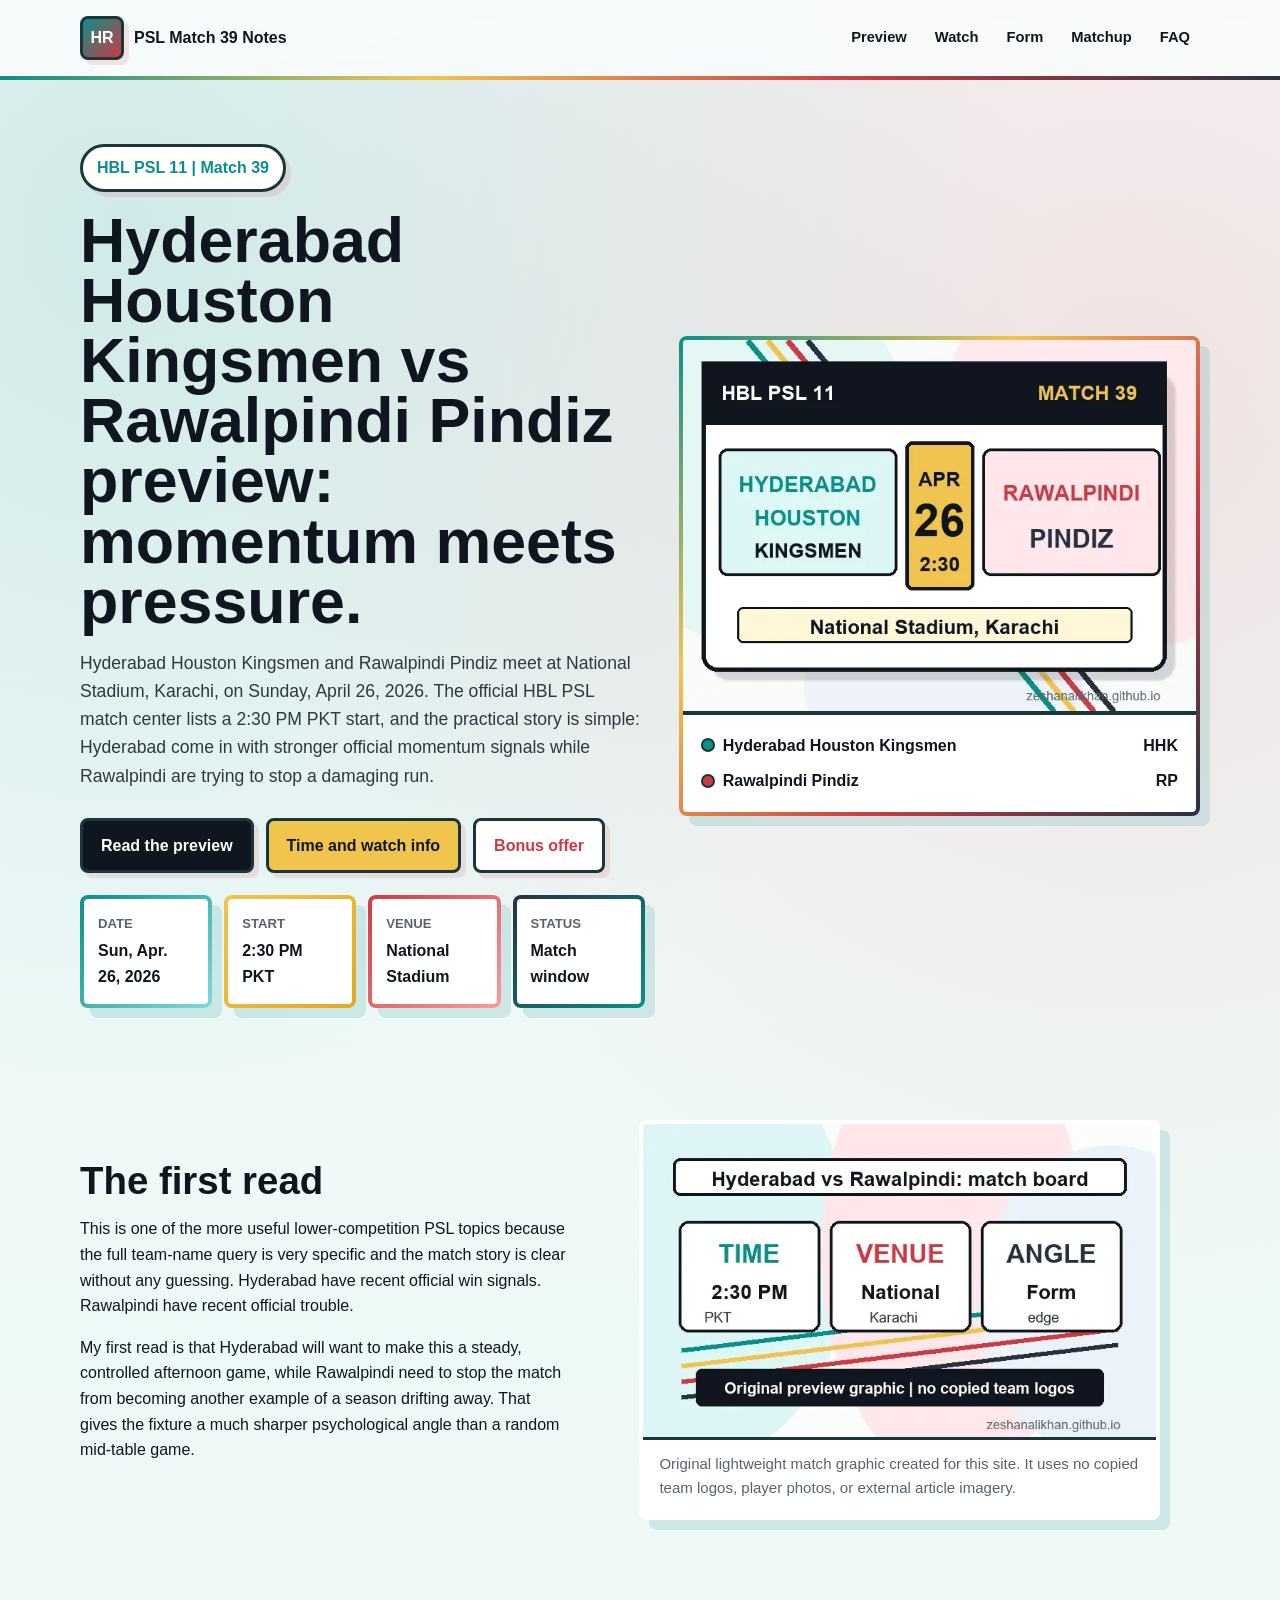
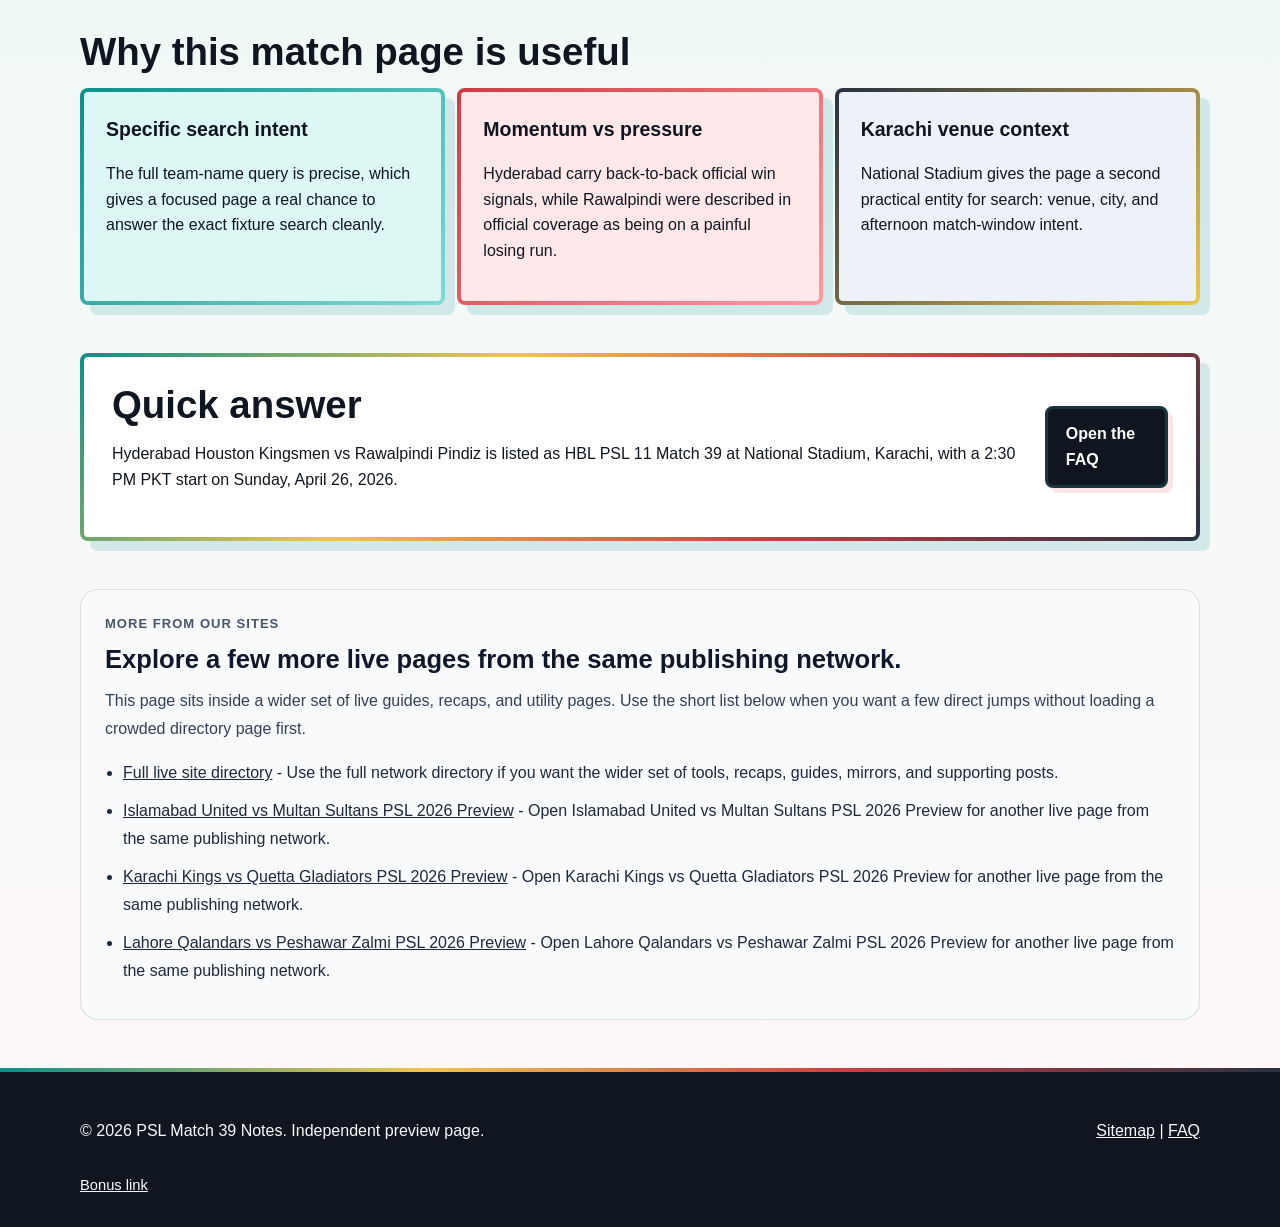
<file: index.html>
<!doctype html>
<html lang="en">
  <head>
    <meta charset="utf-8">
    <meta name="viewport" content="width=device-width, initial-scale=1">
    <meta name="google-site-verification" content="zPeMqoo2h3M_oqIertTkiu1rAj5quQBwW_J42bXbuFM">
    <title>Hyderabad Houston Kingsmen vs Rawalpindi Pindiz PSL 2026 Preview</title>
    <meta name="description" content="Original Hyderabad Houston Kingsmen vs Rawalpindi Pindiz HBL PSL 11 preview with match time, National Stadium venue notes, form edge, and matchup angles.">
    <link rel="canonical" href="https://zeshanalikhan.github.io/hyderabad-houston-kingsmen-rawalpindi-pindiz-psl-preview/">
    <meta property="og:title" content="Hyderabad Houston Kingsmen vs Rawalpindi Pindiz PSL 2026 Preview">
    <meta property="og:description" content="Hyderabad Houston Kingsmen meet Rawalpindi Pindiz in HBL PSL 11 Match 39 at National Stadium, Karachi.">
    <meta property="og:type" content="website">
    <meta property="og:url" content="https://zeshanalikhan.github.io/hyderabad-houston-kingsmen-rawalpindi-pindiz-psl-preview/">
    <meta property="og:image" content="https://zeshanalikhan.github.io/hyderabad-houston-kingsmen-rawalpindi-pindiz-psl-preview/assets/images/hhk-rawalpindi-hero.webp">
    <meta name="twitter:card" content="summary_large_image">
    <link rel="stylesheet" href="styles.css">
    <script type="application/ld+json">
      {
        "@context": "https://schema.org",
        "@type": "SportsEvent",
        "name": "Hyderabad Houston Kingsmen vs Rawalpindi Pindiz",
        "startDate": "2026-04-26T14:30:00+05:00",
        "eventStatus": "https://schema.org/EventScheduled",
        "eventAttendanceMode": "https://schema.org/OfflineEventAttendanceMode",
        "location": {
          "@type": "Place",
          "name": "National Stadium",
          "address": {
            "@type": "PostalAddress",
            "addressLocality": "Karachi",
            "addressCountry": "PK"
          }
        },
        "homeTeam": {"@type": "SportsTeam", "name": "Hyderabad Houston Kingsmen"},
        "awayTeam": {"@type": "SportsTeam", "name": "Rawalpindi Pindiz"},
        "sport": "Cricket"
      }
    </script>
  </head>
  <body>
    <a class="skip-link" href="#main">Skip to content</a>
    <header class="site-header">
      <div class="nav-wrap">
        <a class="brand" href="index.html" aria-label="Hyderabad Rawalpindi PSL preview home">
          <span class="brand-mark">HR</span>
          <span>PSL Match 39 Notes</span>
        </a>
        <nav class="nav-links" aria-label="Main navigation">
          <a href="pages/match-preview.html">Preview</a>
          <a href="pages/how-to-watch.html">Watch</a>
          <a href="pages/form-context.html">Form</a>
          <a href="pages/matchup-notes.html">Matchup</a>
          <a href="pages/game-faq.html">FAQ</a>
        </nav>
      </div>
    </header>

    <main id="main">
      <section class="hero">
        <div class="hero-inner">
          <div class="hero-copy">
            <span class="eyebrow">HBL PSL 11 | Match 39</span>
            <h1>Hyderabad Houston Kingsmen vs Rawalpindi Pindiz preview: momentum meets pressure.</h1>
            <p class="lede">Hyderabad Houston Kingsmen and Rawalpindi Pindiz meet at National Stadium, Karachi, on Sunday, April 26, 2026. The official HBL PSL match center lists a 2:30 PM PKT start, and the practical story is simple: Hyderabad come in with stronger official momentum signals while Rawalpindi are trying to stop a damaging run.</p>
            <div class="cta-row">
              <a class="button" href="pages/match-preview.html">Read the preview</a>
              <a class="button secondary" href="pages/how-to-watch.html">Time and watch info</a>
              <a class="button ghost" href="https://www.profitablecpmratenetwork.com/j9f627innq?key=be46e17df9e34aa3b5b8e77e88a34740" rel="nofollow sponsored noopener" target="_blank">Bonus offer</a>
            </div>
            <div class="meta-grid" aria-label="Match quick facts">
              <div class="fact-card"><span>Date</span><strong>Sun, Apr. 26, 2026</strong></div>
              <div class="fact-card"><span>Start</span><strong>2:30 PM PKT</strong></div>
              <div class="fact-card"><span>Venue</span><strong>National Stadium</strong></div>
              <div class="fact-card"><span>Status</span><strong data-event-countdown>Checking match window</strong></div>
            </div>
          </div>
          <aside class="hero-card" aria-label="Match card">
            <img src="assets/images/hhk-rawalpindi-hero.webp" width="720" height="520" alt="Illustrated Hyderabad Houston Kingsmen vs Rawalpindi Pindiz PSL match card">
            <div class="scoreboard">
              <div class="score-row"><span><span class="team-dot hyderabad"></span>Hyderabad Houston Kingsmen</span><strong>HHK</strong></div>
              <div class="score-row"><span><span class="team-dot rawalpindi"></span>Rawalpindi Pindiz</span><strong>RP</strong></div>
            </div>
          </aside>
        </div>
      </section>

      <section class="section">
        <div class="two-col">
          <div>
            <h2>The first read</h2>
            <p>This is one of the more useful lower-competition PSL topics because the full team-name query is very specific and the match story is clear without any guessing. Hyderabad have recent official win signals. Rawalpindi have recent official trouble.</p>
            <p>My first read is that Hyderabad will want to make this a steady, controlled afternoon game, while Rawalpindi need to stop the match from becoming another example of a season drifting away. That gives the fixture a much sharper psychological angle than a random mid-table game.</p>
          </div>
          <figure class="image-frame">
            <img src="assets/images/hhk-rawalpindi-context.webp" width="720" height="440" alt="Illustrated PSL context board for Hyderabad Houston Kingsmen vs Rawalpindi Pindiz">
            <figcaption>Original lightweight match graphic created for this site. It uses no copied team logos, player photos, or external article imagery.</figcaption>
          </figure>
        </div>
      </section>

      <section class="section">
        <h2>Why this match page is useful</h2>
        <div class="card-grid">
          <article class="panel">
            <h3>Specific search intent</h3>
            <p>The full team-name query is precise, which gives a focused page a real chance to answer the exact fixture search cleanly.</p>
          </article>
          <article class="panel">
            <h3>Momentum vs pressure</h3>
            <p>Hyderabad carry back-to-back official win signals, while Rawalpindi were described in official coverage as being on a painful losing run.</p>
          </article>
          <article class="panel">
            <h3>Karachi venue context</h3>
            <p>National Stadium gives the page a second practical entity for search: venue, city, and afternoon match-window intent.</p>
          </article>
        </div>
      </section>

      <section class="section split-band">
        <div>
          <h2>Quick answer</h2>
          <p>Hyderabad Houston Kingsmen vs Rawalpindi Pindiz is listed as HBL PSL 11 Match 39 at National Stadium, Karachi, with a 2:30 PM PKT start on Sunday, April 26, 2026.</p>
        </div>
        <a class="button" href="pages/game-faq.html">Open the FAQ</a>
      </section>

      <!-- NETWORK_LINKS_START -->
      <section data-network-links="true" aria-labelledby="network-links-heading" style="padding:0 0 48px;">
        <div style="width:min(1120px, calc(100% - 32px)); margin:0 auto;">
          <div style="border:1px solid rgba(15, 23, 42, 0.12); background:#f8fafc; border-radius:18px; padding:24px;">
            <p style="margin:0 0 10px; font-size:13px; font-weight:800; letter-spacing:0.08em; text-transform:uppercase; color:#475569;">More from our sites</p>
            <h2 id="network-links-heading" style="margin:0 0 12px; font-size:clamp(1.5rem, 2vw, 1.9rem); line-height:1.2; color:#0f172a;">Explore a few more live pages from the same publishing network.</h2>
            <p style="margin:0 0 16px; color:#334155; line-height:1.75;">This page sits inside a wider set of live guides, recaps, and utility pages. Use the short list below when you want a few direct jumps without loading a crowded directory page first.</p>
            <ul style="margin:0; padding-left:18px; color:#1e293b; line-height:1.75;">
          <li style="margin:0 0 10px;"><a href="https://zeshanalikhan.github.io/creator-app-hub-site/pages/site-directory.html">Full live site directory</a> - Use the full network directory if you want the wider set of tools, recaps, guides, mirrors, and supporting posts.</li>
          <li style="margin:0 0 10px;"><a href="https://zeshanalikhan.github.io/islamabad-united-multan-sultans-psl-preview/">Islamabad United vs Multan Sultans PSL 2026 Preview</a> - Open Islamabad United vs Multan Sultans PSL 2026 Preview for another live page from the same publishing network.</li>
          <li style="margin:0 0 10px;"><a href="https://zeshanalikhan.github.io/karachi-kings-quetta-gladiators-psl-preview/">Karachi Kings vs Quetta Gladiators PSL 2026 Preview</a> - Open Karachi Kings vs Quetta Gladiators PSL 2026 Preview for another live page from the same publishing network.</li>
          <li style="margin:0 0 10px;"><a href="https://zeshanalikhan.github.io/lahore-qalandars-peshawar-zalmi-psl-preview/">Lahore Qalandars vs Peshawar Zalmi PSL 2026 Preview</a> - Open Lahore Qalandars vs Peshawar Zalmi PSL 2026 Preview for another live page from the same publishing network.</li>
            </ul>
          </div>
        </div>
      </section>
      <!-- NETWORK_LINKS_END -->
    </main>

    <footer class="site-footer">
      <div class="footer-inner">
        <p>&copy; <span data-year>2026</span> PSL Match 39 Notes. Independent preview page.</p>
        <p><a href="sitemap.xml">Sitemap</a> | <a href="pages/game-faq.html">FAQ</a></p>
      </div>
      <div class="adsterra-link-wrap">
        <a class="adsterra-link" href="https://www.profitablecpmratenetwork.com/j9f627innq?key=be46e17df9e34aa3b5b8e77e88a34740" rel="nofollow sponsored noopener" target="_blank">Bonus link</a>
      </div>
    </footer>
    <script src="app.js" defer></script>
  </body>
</html>
</file>
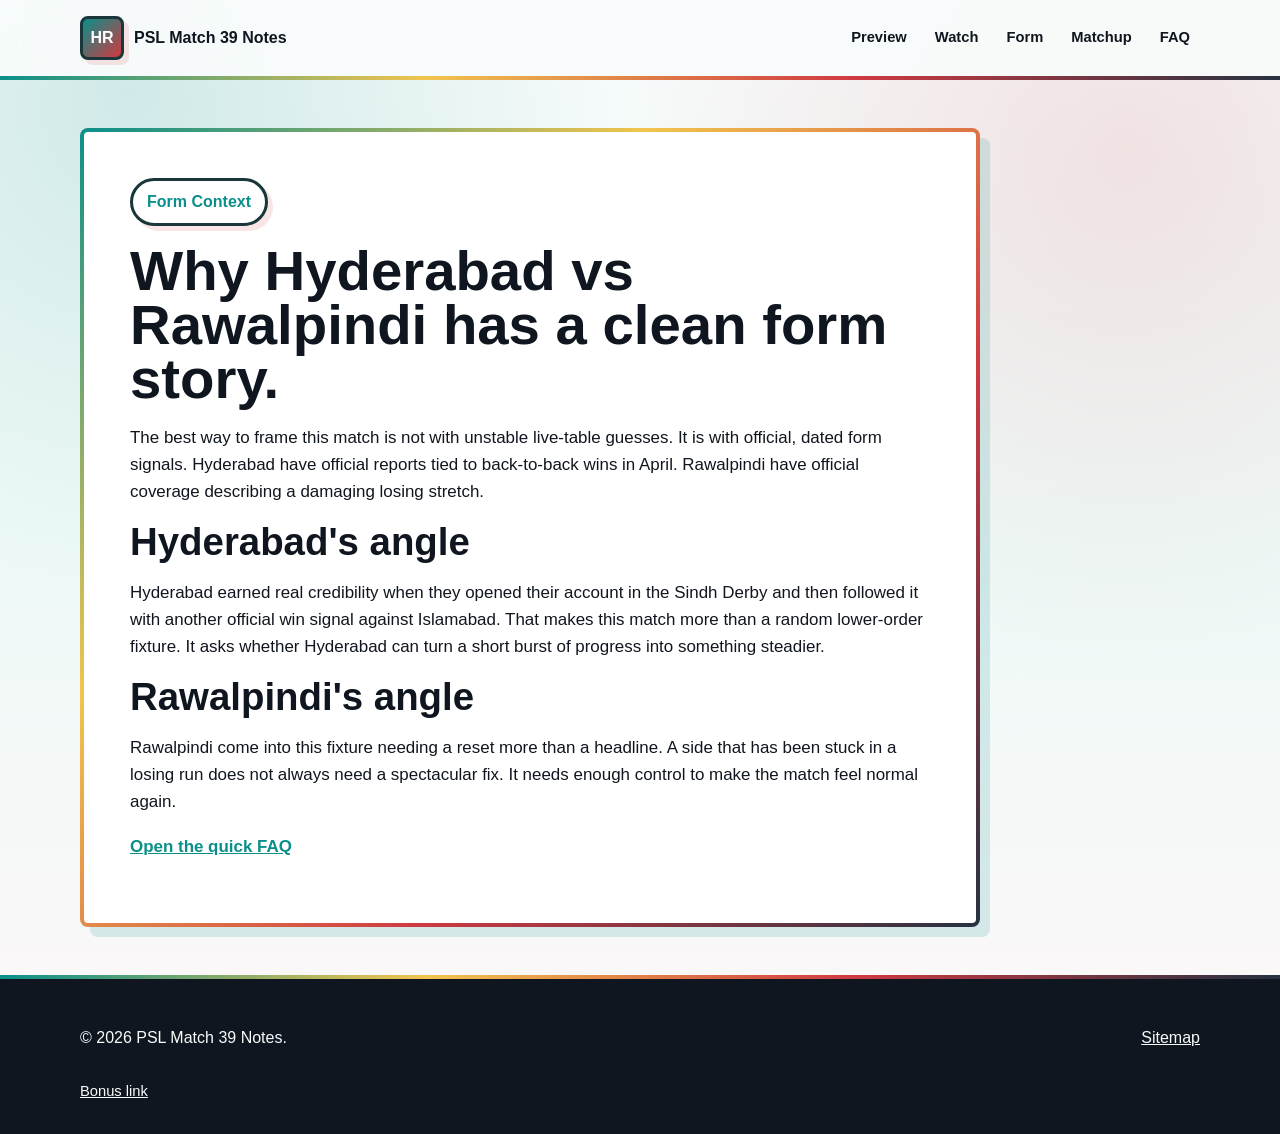
<file: pages/form-context.html>
<!doctype html>
<html lang="en">
  <head>
    <meta charset="utf-8">
    <meta name="viewport" content="width=device-width, initial-scale=1">
    <meta name="google-site-verification" content="zPeMqoo2h3M_oqIertTkiu1rAj5quQBwW_J42bXbuFM">
    <title>Hyderabad Houston vs Rawalpindi Form Context</title>
    <meta name="description" content="Form context for Hyderabad Houston Kingsmen vs Rawalpindi Pindiz in HBL PSL 11, including Hyderabad's recent win signals and Rawalpindi's pressure angle.">
    <link rel="canonical" href="https://zeshanalikhan.github.io/hyderabad-houston-kingsmen-rawalpindi-pindiz-psl-preview/pages/form-context.html">
    <link rel="stylesheet" href="../styles.css">
  </head>
  <body>
    <header class="site-header"><div class="nav-wrap"><a class="brand" href="../index.html"><span class="brand-mark">HR</span><span>PSL Match 39 Notes</span></a><nav class="nav-links"><a href="match-preview.html">Preview</a><a href="how-to-watch.html">Watch</a><a href="form-context.html">Form</a><a href="matchup-notes.html">Matchup</a><a href="game-faq.html">FAQ</a></nav></div></header>
    <main class="page-shell">
      <article class="article">
        <span class="eyebrow">Form Context</span>
        <h1>Why Hyderabad vs Rawalpindi has a clean form story.</h1>
        <p>The best way to frame this match is not with unstable live-table guesses. It is with official, dated form signals. Hyderabad have official reports tied to back-to-back wins in April. Rawalpindi have official coverage describing a damaging losing stretch.</p>
        <h2>Hyderabad's angle</h2>
        <p>Hyderabad earned real credibility when they opened their account in the Sindh Derby and then followed it with another official win signal against Islamabad. That makes this match more than a random lower-order fixture. It asks whether Hyderabad can turn a short burst of progress into something steadier.</p>
        <h2>Rawalpindi's angle</h2>
        <p>Rawalpindi come into this fixture needing a reset more than a headline. A side that has been stuck in a losing run does not always need a spectacular fix. It needs enough control to make the match feel normal again.</p>
        <p><a class="text-link" href="game-faq.html">Open the quick FAQ</a></p>
      </article>
    </main>
    <footer class="site-footer"><div class="footer-inner"><p>&copy; <span data-year>2026</span> PSL Match 39 Notes.</p><p><a href="../sitemap.xml">Sitemap</a></p></div><div class="adsterra-link-wrap"><a class="adsterra-link" href="https://www.profitablecpmratenetwork.com/j9f627innq?key=be46e17df9e34aa3b5b8e77e88a34740" rel="nofollow sponsored noopener" target="_blank">Bonus link</a></div></footer>
    <script src="../app.js" defer></script>
  </body>
</html>
</file>
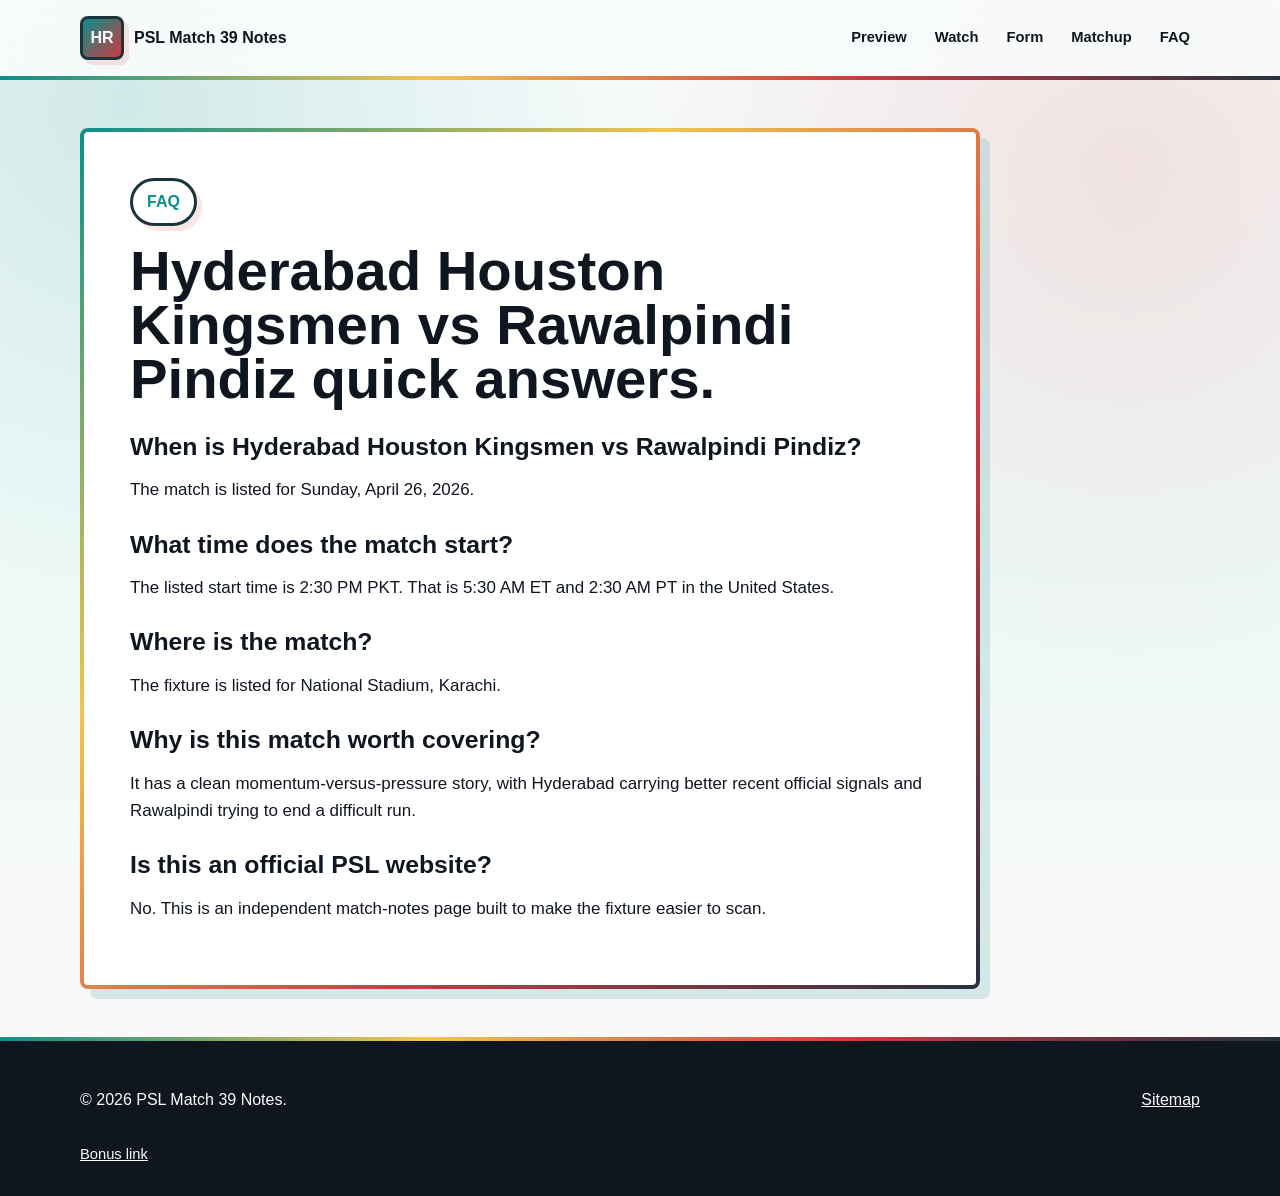
<file: pages/game-faq.html>
<!doctype html>
<html lang="en">
  <head>
    <meta charset="utf-8">
    <meta name="viewport" content="width=device-width, initial-scale=1">
    <meta name="google-site-verification" content="zPeMqoo2h3M_oqIertTkiu1rAj5quQBwW_J42bXbuFM">
    <title>Hyderabad Houston Kingsmen vs Rawalpindi Pindiz FAQ</title>
    <meta name="description" content="Quick FAQ for Hyderabad Houston Kingsmen vs Rawalpindi Pindiz PSL 2026, including date, start time, venue, and form context.">
    <link rel="canonical" href="https://zeshanalikhan.github.io/hyderabad-houston-kingsmen-rawalpindi-pindiz-psl-preview/pages/game-faq.html">
    <link rel="stylesheet" href="../styles.css">
    <script type="application/ld+json">
      {
        "@context": "https://schema.org",
        "@type": "FAQPage",
        "mainEntity": [
          {"@type": "Question", "name": "When is Hyderabad Houston Kingsmen vs Rawalpindi Pindiz?", "acceptedAnswer": {"@type": "Answer", "text": "The match is listed for Sunday, April 26, 2026."}},
          {"@type": "Question", "name": "What time does Hyderabad Houston vs Rawalpindi start?", "acceptedAnswer": {"@type": "Answer", "text": "The listed start time is 2:30 PM Pakistan time."}},
          {"@type": "Question", "name": "Where is Hyderabad Houston vs Rawalpindi being played?", "acceptedAnswer": {"@type": "Answer", "text": "The venue is National Stadium, Karachi."}}
        ]
      }
    </script>
  </head>
  <body>
    <header class="site-header"><div class="nav-wrap"><a class="brand" href="../index.html"><span class="brand-mark">HR</span><span>PSL Match 39 Notes</span></a><nav class="nav-links"><a href="match-preview.html">Preview</a><a href="how-to-watch.html">Watch</a><a href="form-context.html">Form</a><a href="matchup-notes.html">Matchup</a><a href="game-faq.html">FAQ</a></nav></div></header>
    <main class="page-shell">
      <article class="article faq">
        <span class="eyebrow">FAQ</span>
        <h1>Hyderabad Houston Kingsmen vs Rawalpindi Pindiz quick answers.</h1>
        <h2>When is Hyderabad Houston Kingsmen vs Rawalpindi Pindiz?</h2>
        <p>The match is listed for Sunday, April 26, 2026.</p>
        <h2>What time does the match start?</h2>
        <p>The listed start time is 2:30 PM PKT. That is 5:30 AM ET and 2:30 AM PT in the United States.</p>
        <h2>Where is the match?</h2>
        <p>The fixture is listed for National Stadium, Karachi.</p>
        <h2>Why is this match worth covering?</h2>
        <p>It has a clean momentum-versus-pressure story, with Hyderabad carrying better recent official signals and Rawalpindi trying to end a difficult run.</p>
        <h2>Is this an official PSL website?</h2>
        <p>No. This is an independent match-notes page built to make the fixture easier to scan.</p>
      </article>
    </main>
    <footer class="site-footer"><div class="footer-inner"><p>&copy; <span data-year>2026</span> PSL Match 39 Notes.</p><p><a href="../sitemap.xml">Sitemap</a></p></div><div class="adsterra-link-wrap"><a class="adsterra-link" href="https://www.profitablecpmratenetwork.com/j9f627innq?key=be46e17df9e34aa3b5b8e77e88a34740" rel="nofollow sponsored noopener" target="_blank">Bonus link</a></div></footer>
    <script src="../app.js" defer></script>
  </body>
</html>
</file>
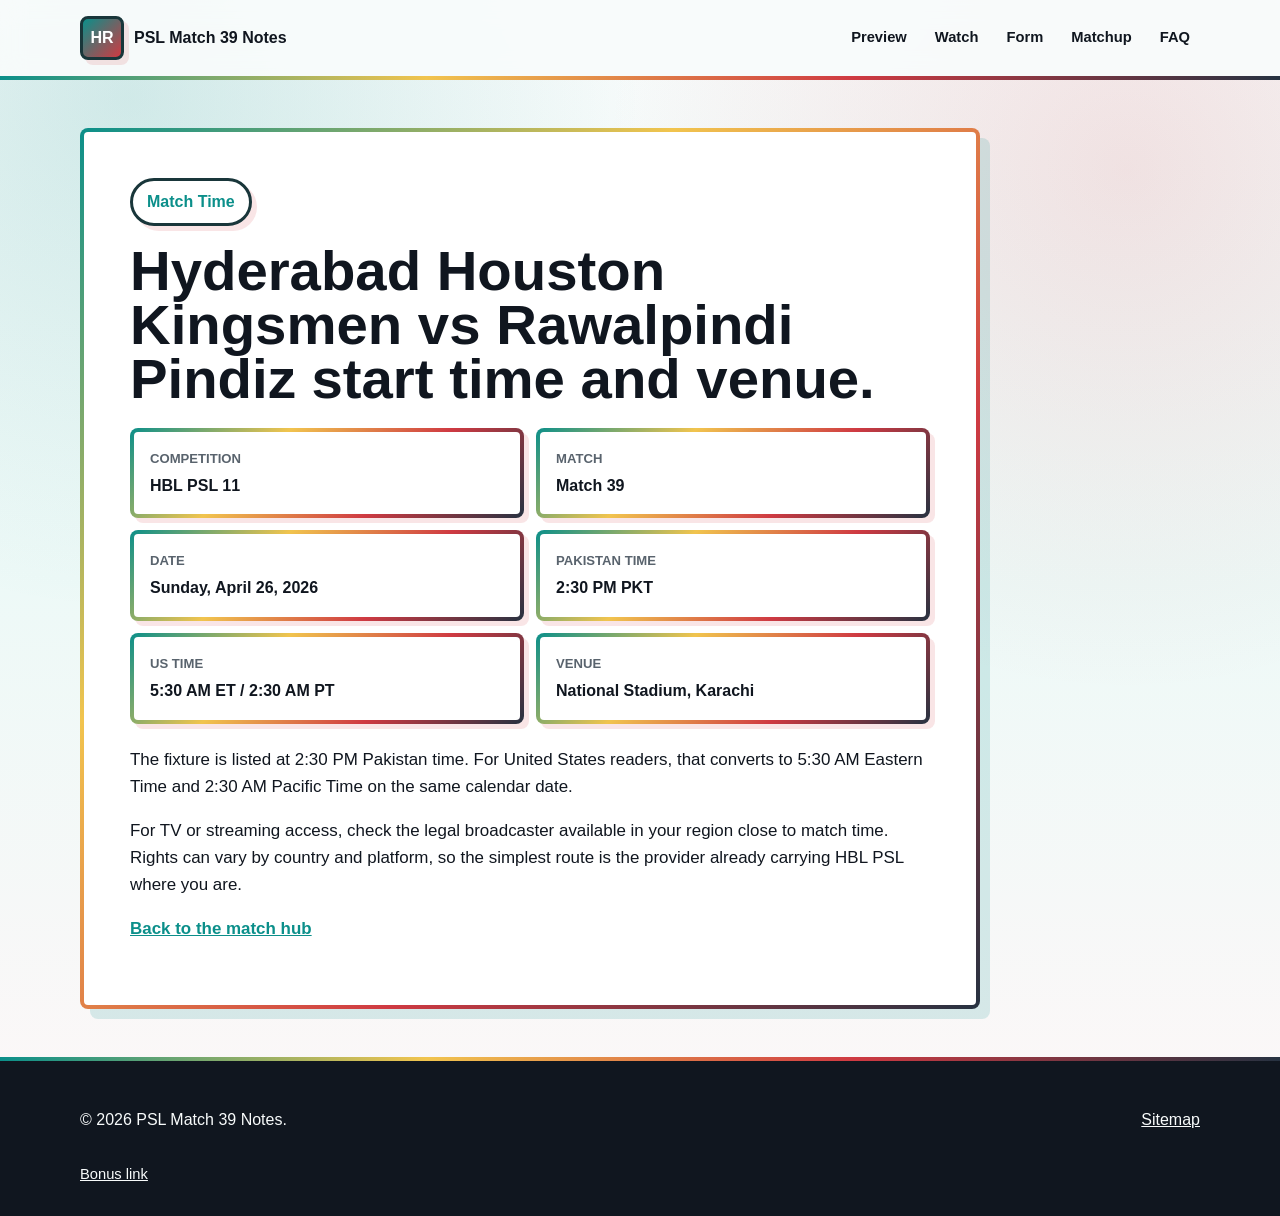
<file: pages/how-to-watch.html>
<!doctype html>
<html lang="en">
  <head>
    <meta charset="utf-8">
    <meta name="viewport" content="width=device-width, initial-scale=1">
    <meta name="google-site-verification" content="zPeMqoo2h3M_oqIertTkiu1rAj5quQBwW_J42bXbuFM">
    <title>Hyderabad Houston vs Rawalpindi Match Time and Watch Info</title>
    <meta name="description" content="Hyderabad Houston Kingsmen vs Rawalpindi Pindiz PSL 2026 match time, Pakistan time conversion, National Stadium venue, and quick fixture notes.">
    <link rel="canonical" href="https://zeshanalikhan.github.io/hyderabad-houston-kingsmen-rawalpindi-pindiz-psl-preview/pages/how-to-watch.html">
    <link rel="stylesheet" href="../styles.css">
  </head>
  <body>
    <header class="site-header"><div class="nav-wrap"><a class="brand" href="../index.html"><span class="brand-mark">HR</span><span>PSL Match 39 Notes</span></a><nav class="nav-links"><a href="match-preview.html">Preview</a><a href="how-to-watch.html">Watch</a><a href="form-context.html">Form</a><a href="matchup-notes.html">Matchup</a><a href="game-faq.html">FAQ</a></nav></div></header>
    <main class="page-shell">
      <article class="article">
        <span class="eyebrow">Match Time</span>
        <h1>Hyderabad Houston Kingsmen vs Rawalpindi Pindiz start time and venue.</h1>
        <div class="info-list">
          <div><span>Competition</span><strong>HBL PSL 11</strong></div>
          <div><span>Match</span><strong>Match 39</strong></div>
          <div><span>Date</span><strong>Sunday, April 26, 2026</strong></div>
          <div><span>Pakistan time</span><strong>2:30 PM PKT</strong></div>
          <div><span>US time</span><strong>5:30 AM ET / 2:30 AM PT</strong></div>
          <div><span>Venue</span><strong>National Stadium, Karachi</strong></div>
        </div>
        <p>The fixture is listed at 2:30 PM Pakistan time. For United States readers, that converts to 5:30 AM Eastern Time and 2:30 AM Pacific Time on the same calendar date.</p>
        <p>For TV or streaming access, check the legal broadcaster available in your region close to match time. Rights can vary by country and platform, so the simplest route is the provider already carrying HBL PSL where you are.</p>
        <p><a class="text-link" href="../index.html">Back to the match hub</a></p>
      </article>
    </main>
    <footer class="site-footer"><div class="footer-inner"><p>&copy; <span data-year>2026</span> PSL Match 39 Notes.</p><p><a href="../sitemap.xml">Sitemap</a></p></div><div class="adsterra-link-wrap"><a class="adsterra-link" href="https://www.profitablecpmratenetwork.com/j9f627innq?key=be46e17df9e34aa3b5b8e77e88a34740" rel="nofollow sponsored noopener" target="_blank">Bonus link</a></div></footer>
    <script src="../app.js" defer></script>
  </body>
</html>
</file>
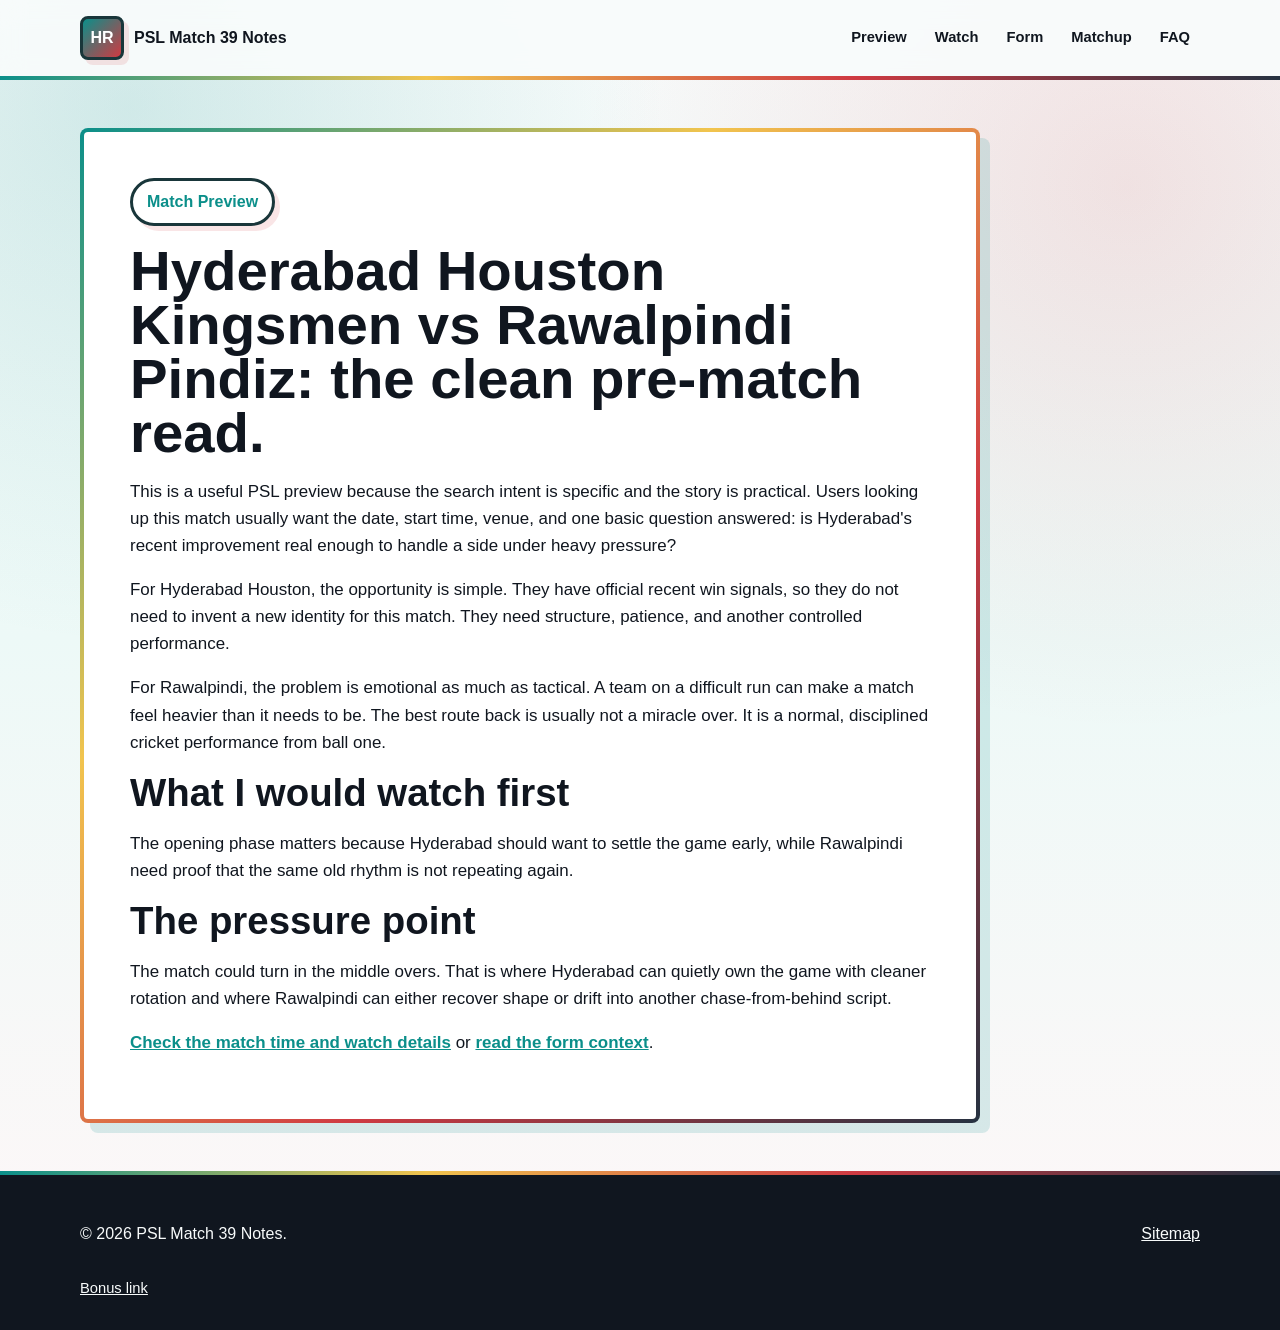
<file: pages/match-preview.html>
<!doctype html>
<html lang="en">
  <head>
    <meta charset="utf-8">
    <meta name="viewport" content="width=device-width, initial-scale=1">
    <meta name="google-site-verification" content="zPeMqoo2h3M_oqIertTkiu1rAj5quQBwW_J42bXbuFM">
    <title>Hyderabad Houston Kingsmen vs Rawalpindi Pindiz Match Preview</title>
    <meta name="description" content="Original Hyderabad Houston Kingsmen vs Rawalpindi Pindiz PSL match preview with Karachi venue notes, form pressure, and tactical pre-match angles.">
    <link rel="canonical" href="https://zeshanalikhan.github.io/hyderabad-houston-kingsmen-rawalpindi-pindiz-psl-preview/pages/match-preview.html">
    <link rel="stylesheet" href="../styles.css">
  </head>
  <body>
    <header class="site-header"><div class="nav-wrap"><a class="brand" href="../index.html"><span class="brand-mark">HR</span><span>PSL Match 39 Notes</span></a><nav class="nav-links"><a href="match-preview.html">Preview</a><a href="how-to-watch.html">Watch</a><a href="form-context.html">Form</a><a href="matchup-notes.html">Matchup</a><a href="game-faq.html">FAQ</a></nav></div></header>
    <main class="page-shell">
      <article class="article">
        <span class="eyebrow">Match Preview</span>
        <h1>Hyderabad Houston Kingsmen vs Rawalpindi Pindiz: the clean pre-match read.</h1>
        <p>This is a useful PSL preview because the search intent is specific and the story is practical. Users looking up this match usually want the date, start time, venue, and one basic question answered: is Hyderabad's recent improvement real enough to handle a side under heavy pressure?</p>
        <p>For Hyderabad Houston, the opportunity is simple. They have official recent win signals, so they do not need to invent a new identity for this match. They need structure, patience, and another controlled performance.</p>
        <p>For Rawalpindi, the problem is emotional as much as tactical. A team on a difficult run can make a match feel heavier than it needs to be. The best route back is usually not a miracle over. It is a normal, disciplined cricket performance from ball one.</p>
        <h2>What I would watch first</h2>
        <p>The opening phase matters because Hyderabad should want to settle the game early, while Rawalpindi need proof that the same old rhythm is not repeating again.</p>
        <h2>The pressure point</h2>
        <p>The match could turn in the middle overs. That is where Hyderabad can quietly own the game with cleaner rotation and where Rawalpindi can either recover shape or drift into another chase-from-behind script.</p>
        <p><a class="text-link" href="how-to-watch.html">Check the match time and watch details</a> or <a class="text-link" href="form-context.html">read the form context</a>.</p>
      </article>
    </main>
    <footer class="site-footer"><div class="footer-inner"><p>&copy; <span data-year>2026</span> PSL Match 39 Notes.</p><p><a href="../sitemap.xml">Sitemap</a></p></div><div class="adsterra-link-wrap"><a class="adsterra-link" href="https://www.profitablecpmratenetwork.com/j9f627innq?key=be46e17df9e34aa3b5b8e77e88a34740" rel="nofollow sponsored noopener" target="_blank">Bonus link</a></div></footer>
    <script src="../app.js" defer></script>
  </body>
</html>
</file>
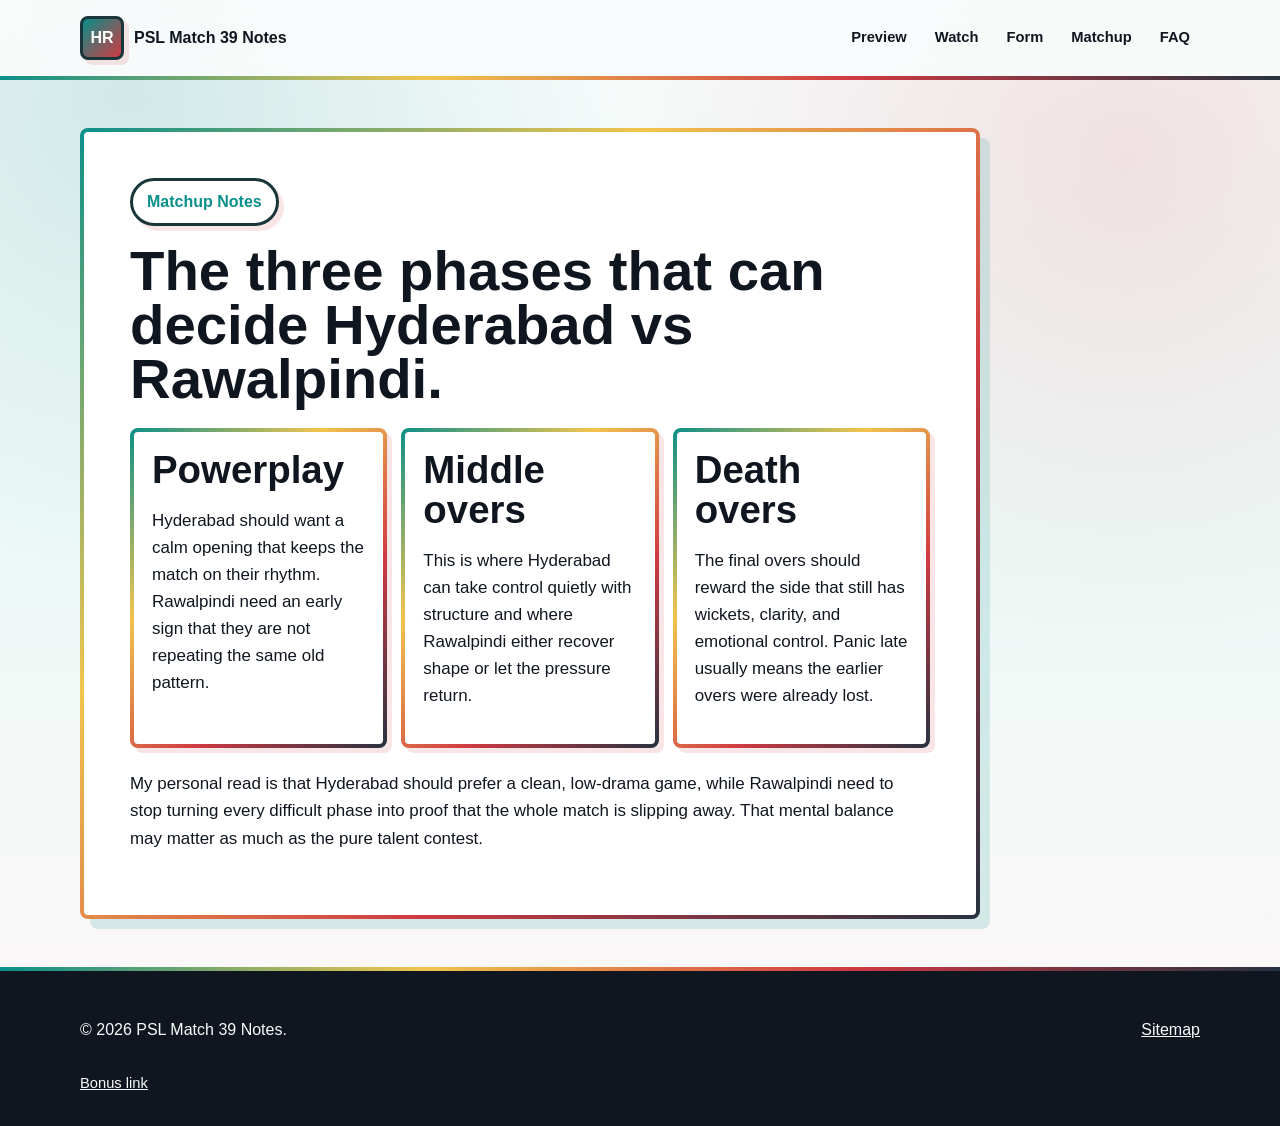
<file: pages/matchup-notes.html>
<!doctype html>
<html lang="en">
  <head>
    <meta charset="utf-8">
    <meta name="viewport" content="width=device-width, initial-scale=1">
    <meta name="google-site-verification" content="zPeMqoo2h3M_oqIertTkiu1rAj5quQBwW_J42bXbuFM">
    <title>Hyderabad Houston vs Rawalpindi Matchup Notes</title>
    <meta name="description" content="Matchup notes for Hyderabad Houston Kingsmen vs Rawalpindi Pindiz in HBL PSL 11, including powerplay, middle overs, and death overs.">
    <link rel="canonical" href="https://zeshanalikhan.github.io/hyderabad-houston-kingsmen-rawalpindi-pindiz-psl-preview/pages/matchup-notes.html">
    <link rel="stylesheet" href="../styles.css">
  </head>
  <body>
    <header class="site-header"><div class="nav-wrap"><a class="brand" href="../index.html"><span class="brand-mark">HR</span><span>PSL Match 39 Notes</span></a><nav class="nav-links"><a href="match-preview.html">Preview</a><a href="how-to-watch.html">Watch</a><a href="form-context.html">Form</a><a href="matchup-notes.html">Matchup</a><a href="game-faq.html">FAQ</a></nav></div></header>
    <main class="page-shell">
      <article class="article">
        <span class="eyebrow">Matchup Notes</span>
        <h1>The three phases that can decide Hyderabad vs Rawalpindi.</h1>
        <div class="phase-grid">
          <section>
            <h2>Powerplay</h2>
            <p>Hyderabad should want a calm opening that keeps the match on their rhythm. Rawalpindi need an early sign that they are not repeating the same old pattern.</p>
          </section>
          <section>
            <h2>Middle overs</h2>
            <p>This is where Hyderabad can take control quietly with structure and where Rawalpindi either recover shape or let the pressure return.</p>
          </section>
          <section>
            <h2>Death overs</h2>
            <p>The final overs should reward the side that still has wickets, clarity, and emotional control. Panic late usually means the earlier overs were already lost.</p>
          </section>
        </div>
        <p>My personal read is that Hyderabad should prefer a clean, low-drama game, while Rawalpindi need to stop turning every difficult phase into proof that the whole match is slipping away. That mental balance may matter as much as the pure talent contest.</p>
      </article>
    </main>
    <footer class="site-footer"><div class="footer-inner"><p>&copy; <span data-year>2026</span> PSL Match 39 Notes.</p><p><a href="../sitemap.xml">Sitemap</a></p></div><div class="adsterra-link-wrap"><a class="adsterra-link" href="https://www.profitablecpmratenetwork.com/j9f627innq?key=be46e17df9e34aa3b5b8e77e88a34740" rel="nofollow sponsored noopener" target="_blank">Bonus link</a></div></footer>
    <script src="../app.js" defer></script>
  </body>
</html>
</file>
<file: styles.css>
:root {
  --ink: #10161f;
  --paper: #f8fbfb;
  --panel: #ffffff;
  --muted: #59636d;
  --line: #19363a;
  --hyderabad: #0b8f8a;
  --rawalpindi: #cf3a42;
  --gold: #f1c44e;
  --slate: #263241;
  --aqua: #ddf7f5;
  --rose: #ffe7ea;
  --mist: #ecf2f8;
  --shadow: 10px 10px 0 rgba(11, 143, 138, 0.15);
  --soft-shadow: 5px 5px 0 rgba(207, 58, 66, 0.13);
}

* { box-sizing: border-box; }
html { scroll-behavior: smooth; }

body {
  margin: 0;
  background:
    radial-gradient(circle at 10% 8%, rgba(11, 143, 138, 0.16), transparent 32%),
    radial-gradient(circle at 88% 14%, rgba(207, 58, 66, 0.13), transparent 34%),
    linear-gradient(180deg, #f8fbfb 0%, #edf9f7 48%, #fff7f8 100%);
  color: var(--ink);
  font-family: Arial, Helvetica, sans-serif;
  line-height: 1.6;
}

a { color: inherit; }
img { display: block; max-width: 100%; height: auto; }

.skip-link {
  position: absolute;
  left: 12px;
  top: -80px;
  z-index: 30;
  background: var(--ink);
  color: #fff;
  padding: 10px 14px;
  border-radius: 6px;
}
.skip-link:focus { top: 12px; }

.site-header {
  position: sticky;
  top: 0;
  z-index: 20;
  background: rgba(248, 251, 251, 0.95);
  border-bottom: 4px solid transparent;
  border-image: linear-gradient(90deg, var(--hyderabad), var(--gold), var(--rawalpindi), var(--slate)) 1;
  backdrop-filter: blur(12px);
}

.nav-wrap, .hero-inner, .section, .footer-inner, .page-shell, .adsterra-link-wrap {
  width: min(1120px, calc(100% - 32px));
  margin: 0 auto;
}

.nav-wrap {
  min-height: 76px;
  display: flex;
  align-items: center;
  justify-content: space-between;
  gap: 22px;
}

.brand {
  display: inline-flex;
  align-items: center;
  gap: 10px;
  text-decoration: none;
  font-weight: 900;
}

.brand-mark {
  width: 44px;
  height: 44px;
  display: inline-grid;
  place-items: center;
  border-radius: 8px;
  background: linear-gradient(135deg, var(--hyderabad), var(--rawalpindi));
  color: #fff;
  border: 3px solid var(--line);
  box-shadow: var(--soft-shadow);
}

.nav-links {
  display: flex;
  flex-wrap: wrap;
  justify-content: flex-end;
  gap: 8px;
}
.nav-links a {
  text-decoration: none;
  font-size: 0.92rem;
  font-weight: 800;
  padding: 8px 10px;
  border-radius: 6px;
}
.nav-links a:hover { background: var(--aqua); }

.hero { padding: 64px 0 48px; }
.hero-inner {
  display: grid;
  grid-template-columns: minmax(0, 1.04fr) minmax(320px, 0.96fr);
  align-items: center;
  gap: 34px;
}

.eyebrow {
  display: inline-flex;
  align-items: center;
  gap: 8px;
  background: #fff;
  border: 3px solid var(--line);
  border-radius: 999px;
  padding: 8px 14px;
  color: var(--hyderabad);
  font-weight: 900;
  letter-spacing: 0;
  box-shadow: var(--soft-shadow);
}

h1, h2, h3, p { overflow-wrap: anywhere; }
h1 {
  margin: 18px 0;
  font-size: clamp(2.4rem, 4.9vw, 5.1rem);
  line-height: 0.96;
  letter-spacing: 0;
}
h2 {
  margin: 0 0 16px;
  font-size: clamp(1.75rem, 3vw, 3rem);
  line-height: 1.04;
}
h3 { margin: 0 0 10px; font-size: 1.22rem; }
.lede { max-width: 66ch; color: #2f3940; font-size: 1.1rem; }

.cta-row {
  display: flex;
  flex-wrap: wrap;
  gap: 12px;
  margin: 28px 0 22px;
}

.button {
  display: inline-flex;
  min-height: 48px;
  align-items: center;
  justify-content: center;
  padding: 12px 18px;
  border-radius: 8px;
  border: 3px solid var(--line);
  background: var(--ink);
  color: #fff;
  font-weight: 900;
  text-decoration: none;
  box-shadow: var(--soft-shadow);
}
.button.secondary { background: var(--gold); color: var(--ink); }
.button.ghost { background: #fff; color: var(--rawalpindi); }
.button:hover { transform: translate(-1px, -1px); }

.meta-grid, .card-grid {
  display: grid;
  grid-template-columns: repeat(4, minmax(0, 1fr));
  gap: 12px;
}

.fact-card, .panel, .hero-card, .image-frame, .article, .info-list div, .phase-grid section {
  background: var(--panel);
  border: 4px solid transparent;
  border-radius: 8px;
  box-shadow: var(--shadow);
  background-image: linear-gradient(var(--panel), var(--panel)), linear-gradient(135deg, var(--hyderabad), var(--gold), var(--rawalpindi), var(--slate));
  background-origin: border-box;
  background-clip: padding-box, border-box;
}

.fact-card { padding: 14px; }
.fact-card:nth-child(1) { background-image: linear-gradient(#ffffff, #ffffff), linear-gradient(135deg, var(--hyderabad), #80dad6); }
.fact-card:nth-child(2) { background-image: linear-gradient(#ffffff, #ffffff), linear-gradient(135deg, var(--gold), #e4a820); }
.fact-card:nth-child(3) { background-image: linear-gradient(#ffffff, #ffffff), linear-gradient(135deg, var(--rawalpindi), #ff9aa0); }
.fact-card:nth-child(4) { background-image: linear-gradient(#ffffff, #ffffff), linear-gradient(135deg, var(--slate), var(--hyderabad)); }
.fact-card span, .info-list span {
  display: block;
  color: var(--muted);
  font-size: 0.82rem;
  font-weight: 900;
  text-transform: uppercase;
}
.fact-card strong, .info-list strong {
  display: block;
  margin-top: 4px;
  font-size: 1rem;
}

.hero-card { overflow: hidden; }
.scoreboard {
  border-top: 4px solid var(--line);
  padding: 18px;
  display: grid;
  gap: 10px;
}
.score-row {
  display: flex;
  justify-content: space-between;
  gap: 16px;
  align-items: center;
  font-weight: 900;
}
.score-row span { display: inline-flex; align-items: center; gap: 8px; }
.team-dot {
  width: 14px;
  height: 14px;
  border-radius: 50%;
  border: 2px solid var(--line);
}
.team-dot.hyderabad { background: var(--hyderabad); }
.team-dot.rawalpindi { background: var(--rawalpindi); }

.section { padding: 48px 0; }
.two-col {
  display: grid;
  grid-template-columns: minmax(0, 0.9fr) minmax(300px, 1.1fr);
  gap: 28px;
  align-items: center;
}

.image-frame { overflow: hidden; background: #fff; }
.image-frame figcaption {
  padding: 12px 16px 16px;
  color: var(--muted);
  font-size: 0.94rem;
  border-top: 3px solid var(--line);
}

.card-grid { grid-template-columns: repeat(3, minmax(0, 1fr)); }
.panel { padding: 22px; }
.panel:nth-child(1) { background-image: linear-gradient(var(--aqua), var(--aqua)), linear-gradient(135deg, var(--hyderabad), #80dad6); }
.panel:nth-child(2) { background-image: linear-gradient(var(--rose), var(--rose)), linear-gradient(135deg, var(--rawalpindi), #ff9aa0); }
.panel:nth-child(3) { background-image: linear-gradient(var(--mist), var(--mist)), linear-gradient(135deg, var(--slate), var(--gold)); }

.split-band {
  display: flex;
  justify-content: space-between;
  gap: 24px;
  align-items: center;
  background: #fff;
  border: 4px solid transparent;
  border-radius: 8px;
  box-shadow: var(--shadow);
  padding: 28px;
  margin-bottom: 48px;
  background-image: linear-gradient(#fff, #fff), linear-gradient(135deg, var(--hyderabad), var(--gold), var(--rawalpindi), var(--slate));
  background-origin: border-box;
  background-clip: padding-box, border-box;
}

.page-shell { padding: 48px 0; }
.article {
  padding: clamp(22px, 4vw, 46px);
  max-width: 900px;
}
.article h1 { font-size: clamp(2.2rem, 4.4vw, 4.3rem); }
.article p { font-size: 1.06rem; }
.text-link { color: var(--hyderabad); font-weight: 900; }

.info-list {
  display: grid;
  grid-template-columns: repeat(2, minmax(0, 1fr));
  gap: 12px;
  margin: 22px 0;
}
.info-list div { padding: 16px; box-shadow: var(--soft-shadow); }

.phase-grid {
  display: grid;
  grid-template-columns: repeat(3, minmax(0, 1fr));
  gap: 14px;
  margin: 22px 0;
}
.phase-grid section { padding: 18px; box-shadow: var(--soft-shadow); }
.faq h2 { margin-top: 28px; font-size: 1.55rem; }

.site-footer {
  background: var(--ink);
  color: #f8fbfb;
  padding: 30px 0;
  border-top: 4px solid transparent;
  border-image: linear-gradient(90deg, var(--hyderabad), var(--gold), var(--rawalpindi), var(--slate)) 1;
}
.footer-inner {
  display: flex;
  justify-content: space-between;
  gap: 18px;
  flex-wrap: wrap;
}
.site-footer a { color: #f8fbfb; }
.adsterra-link-wrap { margin-top: 12px; }
.adsterra-link { color: #f8fbfb; font-size: 0.92rem; }

@media (max-width: 860px) {
  .nav-wrap, .footer-inner, .split-band {
    align-items: flex-start;
    flex-direction: column;
  }
  .hero-inner, .two-col, .meta-grid, .card-grid, .info-list, .phase-grid {
    grid-template-columns: 1fr;
  }
  .hero { padding-top: 36px; }
  .nav-links { justify-content: flex-start; }
}
</file>
